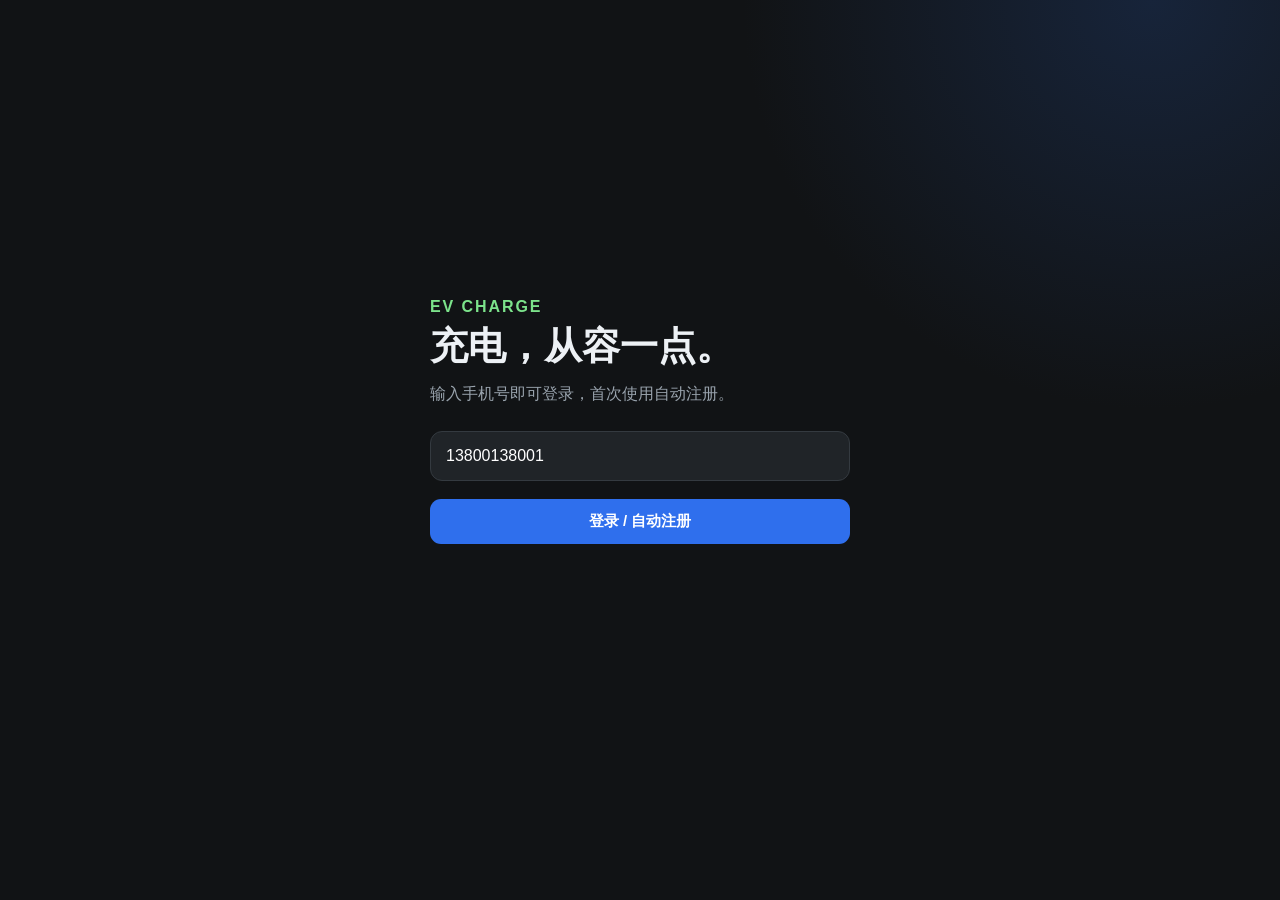
<file: web/mobile/index.html>
<!doctype html>
<html lang="zh-CN">

<head>
  <meta charset="utf-8">
  <meta name="viewport" content="width=device-width,initial-scale=1,viewport-fit=cover">
  <meta name="theme-color" content="#111315">
  <meta name="apple-mobile-web-app-capable" content="yes">
  <link rel="manifest" href="./manifest.json">
  <link rel="stylesheet" href="./app.css">
  <title>充电无忧</title>
</head>

<body>
  <main id="login" class="screen login">
    <div><span class="eyebrow">EV CHARGE</span>
      <h1>充电，从容一点。</h1>
      <p>输入手机号即可登录，首次使用自动注册。</p>
      <aside id="previewNotice" class="preview hidden">当前是本地界面预览。完整登录、地图和订单功能请先启动服务，再访问
        <strong>http://虚拟机IP:8080/mobile/</strong>。</aside><input id="phone" inputmode="numeric"
        maxlength="11" value="13800138001" placeholder="11 位手机号"><button id="loginBtn">登录 /
        自动注册</button>
    </div>
  </main>
  <main id="app" class="screen hidden">
    <header>
      <div><small id="hello">欢迎回来</small>
        <h2 id="pageTitle">附近充电站</h2>
      </div><span id="network" class="pill">在线</span>
    </header>
    <section id="stations" class="view active">
      <div class="location"><span id="locationText">⌖ 深圳市民中心 · 模拟定位</span><button id="locateBtn"
          class="compact">使用手机定位</button></div>
      <div id="stationList" class="cards"></div>
    </section>
    <section id="order" class="view">
      <article class="hero"><small>当前订单</small>
        <h2 id="orderState">暂无进行中订单</h2>
        <p id="orderInfo">预约后，可在这里完成充电与结算。</p>
      </article>
      <div class="actions"><button id="startBtn">开始充电</button><button
          id="stopBtn">结束充电</button><button id="settleBtn">钱包结算</button><button id="cancelBtn"
          class="secondary">取消预约</button></div>
    </section>
    <section id="profile" class="view">
      <article class="hero"><small>账户余额</small>
        <h2 id="balance">¥ 0.00</h2><button id="rechargeBtn">充值 50 元</button>
      </article><label>昵称<input id="nickname"></label><button id="saveProfile"
        class="secondary">保存资料</button><button id="logoutBtn" class="danger">退出登录</button>
    </section>
    <nav><button data-view="stations" class="active">找桩</button><button
        data-view="order">订单</button><button data-view="profile">我的</button></nav>
  </main>
  <dialog id="pileDialog">
    <div class="dialog-head">
      <div><small id="stationAddress"></small>
        <h3 id="stationName"></h3>
      </div><button id="closeDialog" class="icon">×</button>
    </div>
    <div class="route-actions"><button id="driveBtn" class="secondary">驾车导航</button><button
        id="walkBtn" class="secondary">步行导航</button></div>
    <div id="pileList" class="cards"></div>
  </dialog>
  <div id="toast"></div>
  <script src="./app.js"></script>
</body>

</html>
</file>
<file: web/mobile/app.css>
:root {
  color-scheme: dark;
  font-family: -apple-system, BlinkMacSystemFont, "Segoe UI", "Noto Sans SC", sans-serif;
  background: #111315;
  color: #edf1f5;
  --blue: #2f6fed;
  --green: #7ce38b;
  --muted: #99a3ad;
  --card: #1b1e21
}

* {
  box-sizing: border-box
}

body {
  margin: 0;
  background: #111315
}

.screen {
  max-width: 640px;
  min-height: 100dvh;
  margin: auto;
  padding: calc(20px + env(safe-area-inset-top)) 18px calc(78px + env(safe-area-inset-bottom))
}

.hidden {
  display: none !important
}

.login {
  display: grid;
  place-items: center
}

.login>div {
  width: min(100%, 420px)
}

h1 {
  font-size: 38px;
  line-height: 1.08;
  margin: 10px 0
}

.eyebrow {
  color: var(--green);
  font-weight: 800;
  letter-spacing: .12em
}

p,
small,
.location {
  color: var(--muted)
}

input {
  width: 100%;
  background: #202428;
  border: 1px solid #343a40;
  border-radius: 12px;
  padding: 15px;
  color: white;
  font-size: 16px;
  margin: 10px 0
}

button {
  border: 0;
  border-radius: 11px;
  padding: 13px 16px;
  background: var(--blue);
  color: white;
  font-weight: 700;
  font-size: 15px;
  cursor: pointer
}

button:disabled {
  opacity: .35
}

.login button {
  width: 100%;
  margin-top: 8px
}

header {
  display: flex;
  align-items: center;
  justify-content: space-between;
  margin-bottom: 18px
}

header h2 {
  margin: 3px 0;
  font-size: 26px
}

.pill {
  background: #183f2a;
  color: var(--green);
  padding: 5px 10px;
  border-radius: 20px;
  font-size: 12px
}

.view {
  display: none
}

.view.active {
  display: block
}

.location {
  background: #1a1d20;
  border: 1px solid #2b3035;
  border-radius: 12px;
  padding: 11px 13px;
  margin-bottom: 12px
}

.cards {
  display: grid;
  gap: 12px
}

.card,
.hero {
  background: var(--card);
  border: 1px solid #2b3035;
  border-radius: 17px;
  padding: 17px
}

.card {
  display: grid;
  grid-template-columns: 1fr auto;
  gap: 10px
}

.card h3 {
  margin: 2px 0 5px
}

.meta {
  font-size: 13px;
  color: var(--muted);
  line-height: 1.6
}

.price {
  font-size: 22px;
  font-weight: 800;
  text-align: right
}

.free {
  color: var(--green)
}

.hero h2 {
  font-size: 31px;
  margin: 7px 0
}

.actions {
  display: grid;
  gap: 10px;
  margin-top: 14px
}

.secondary {
  background: #2a2e33
}

nav {
  position: fixed;
  bottom: 0;
  left: 50%;
  transform: translateX(-50%);
  width: min(640px, 100%);
  height: calc(64px + env(safe-area-inset-bottom));
  padding: 7px 14px env(safe-area-inset-bottom);
  display: grid;
  grid-template-columns: repeat(3, 1fr);
  gap: 8px;
  background: rgba(20, 22, 24, .94);
  backdrop-filter: blur(18px);
  border-top: 1px solid #292e33
}

nav button {
  background: transparent;
  color: #8d97a1
}

nav button.active {
  background: #273854;
  color: white
}

label {
  display: block;
  margin: 18px 0 4px;
  color: var(--muted)
}

dialog {
  width: min(610px, calc(100% - 22px));
  max-height: 85dvh;
  background: #15181b;
  color: white;
  border: 1px solid #30363c;
  border-radius: 20px;
  padding: 18px
}

dialog::backdrop {
  background: #050607aa;
  backdrop-filter: blur(4px)
}

.dialog-head {
  display: flex;
  justify-content: space-between;
  align-items: center
}

.dialog-head h3 {
  font-size: 22px;
  margin: 4px 0 15px
}

.icon {
  background: #292e33;
  border-radius: 50%;
  font-size: 20px;
  padding: 7px 12px
}

.pile {
  display: flex;
  align-items: center;
  justify-content: space-between;
  background: #1e2226;
  padding: 14px;
  border-radius: 13px
}

.pile strong {
  display: block
}

.pile button {
  padding: 9px 14px
}

#toast {
  position: fixed;
  left: 50%;
  bottom: 90px;
  transform: translateX(-50%) translateY(30px);
  opacity: 0;
  background: #edf1f5;
  color: #111;
  padding: 10px 16px;
  border-radius: 10px;
  transition: .2s;
  z-index: 10;
  white-space: nowrap
}

#toast.show {
  opacity: 1;
  transform: translateX(-50%) translateY(0)
}

body {
  background: radial-gradient(circle at 90% 0, #17243a 0, transparent 28%), #111315
}

input {
  outline: none
}

input:focus {
  border-color: #5e8ff2;
  box-shadow: 0 0 0 3px #2f6fed33
}

button {
  transition: transform .15s, filter .15s
}

button:active {
  transform: scale(.98)
}

.preview {
  background: #2c2416;
  border: 1px solid #604c24;
  color: #f0d99c;
  border-radius: 13px;
  padding: 12px 14px;
  margin: 16px 0;
  font-size: 13px;
  line-height: 1.55
}

.preview strong {
  color: #fff0bd
}

.location {
  display: flex;
  align-items: center;
  justify-content: space-between;
  gap: 10px
}

.compact {
  padding: 8px 10px;
  font-size: 12px;
  white-space: nowrap
}

.card,
.hero {
  background: linear-gradient(145deg, #1d2125, #191c1f);
  box-shadow: 0 12px 30px #0002
}

.danger {
  width: 100%;
  margin-top: 8px;
  background: #42242a;
  color: #ffc2cb
}

.route-actions {
  display: grid;
  grid-template-columns: 1fr 1fr;
  gap: 9px;
  margin-bottom: 13px
}

.pile small {
  display: block
}

@media(max-width:380px) {
  h1 {
    font-size: 32px
  }

  .card {
    grid-template-columns: 1fr
  }

  .price {
    text-align: left
  }

  .location {
    align-items: flex-start;
    flex-direction: column
  }
}
</file>
